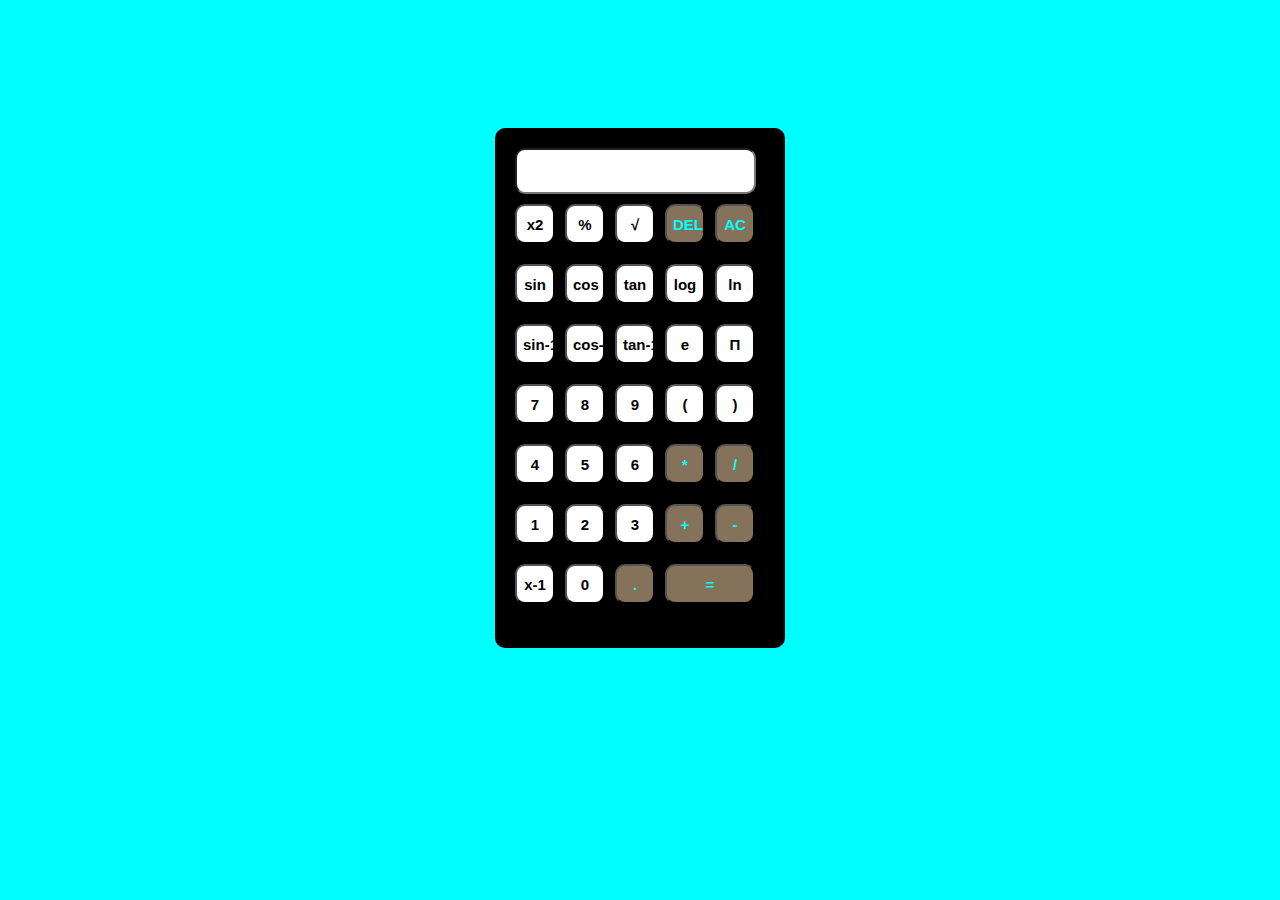
<file: Calculator/index.html>
<!DOCTYPE html>
<html lang="en">

<head>
    <meta charset="UTF-8">
    <meta name="viewport" content="width=device-width, initial-scale=1.0">
    <title>Simple Calculator</title>
    <link rel="stylesheet" href="style.css">
</head>

<body>
    <div class="container">
        <form>
            <div>
                <input type="text" name="display">
            </div>
            <div class="buttons ">
                <input type="button" value="x2" onclick="display.value = (display.value)*(display.value) ">
                <input type="button" value="%" onclick="display.value =display.value/100 ">
                <input type="button" value="√" onclick="display.value =sqrt(display.value)">
                <input type="button" value="DEL" onclick="display.value=display.value.toString().slice(0,-1)" class="operator">
                <input type="button" value="AC" onclick="display.value='' " class="operator">
            </div>
            <div class="buttons">
                <input type="button" value="sin" onclick="display.value = sin(display.value)">
                <input type="button" value="cos" onclick="display.value = cos(display.value)">
                <input type="button" value="tan" onclick="display.value = tan(display.value)">
                <input type="button" value="log" onclick="display.value = log(display.value)">
                <input type="button" value="ln" onclick="display.value = ln(display.value)">
            </div>
            <div class="buttons">
                <input type="button" value="sin-1" onclick="display.value = sin1(display.value)">
                <input type="button" value="cos-1" onclick="display.value = cos1(display.value)">
                <input type="button" value="tan-1" onclick="display.value = tan1(display.value)">
                <input type="button" value="e" onclick="display.value = '2.71828'">
                <input type="button" value="Π" onclick="display.value = '3.14159265359'">
            </div>
            <div class="buttons">
                <input type="button" value="7" onclick="display.value+='7' ">
                <input type="button" value="8" onclick="display.value+='8' ">
                <input type="button" value="9" onclick="display.value+='9' ">
                <input type="button" value="(" onclick="display.value+='(' ">
                <input type="button" value=")" onclick="display.value+=')' ">
            </div>
            <div class="buttons ">
                <input type="button" value="4" onclick="display.value+='4' ">
                <input type="button" value="5" onclick="display.value+='5' ">
                <input type="button" value="6" onclick="display.value+='6' ">
                <input type="button" value="*" onclick="display.value+='*' " class="operator">
                <input type="button" value="/" onclick="display.value+='/' " class="operator">
            </div>
            <div class="buttons ">
                <input type="button" value="1" onclick="display.value+='1' ">
                <input type="button" value="2" onclick="display.value+='2' ">
                <input type="button" value="3" onclick="display.value+='3' ">
                <input type="button" value="+" onclick="display.value+='+' " class="operator">
                <input type="button" value="-" onclick="display.value+='-' " class="operator">
            </div>
            <div class="buttons ">
                <input type="button" value="x-1" onclick="display.value = 1/display.value ">
                <input type="button" value="0" onclick="display.value+='0' ">
                <input type="button" value="." onclick="display.value+='.' " class="operator">
                <input type="button" value="=" class="equal operator" onclick="display.value=eval(display.value)">
            </div>
        </form>
    </div>
</body>
<script>
    function sqrt(x) {
        return Math.sqrt(x)
    }

    function sin(x) {
        return Math.sin(x)
    }

    function cos(x) {
        return Math.cos(x)
    }

    function tan(x) {
        return Math.tan(x)
    }

    function log(x) {
        return Math.log10(x)
    }

    function ln(x) {
        return Math.log(x)
    }

    function sin1(x) {
        return Math.asin(x)
    }

    function cos1(x) {
        return Math.acos(x)
    }

    function tan1(x) {
        return Math.atan(x)
    }
</script>

</html>
</file>
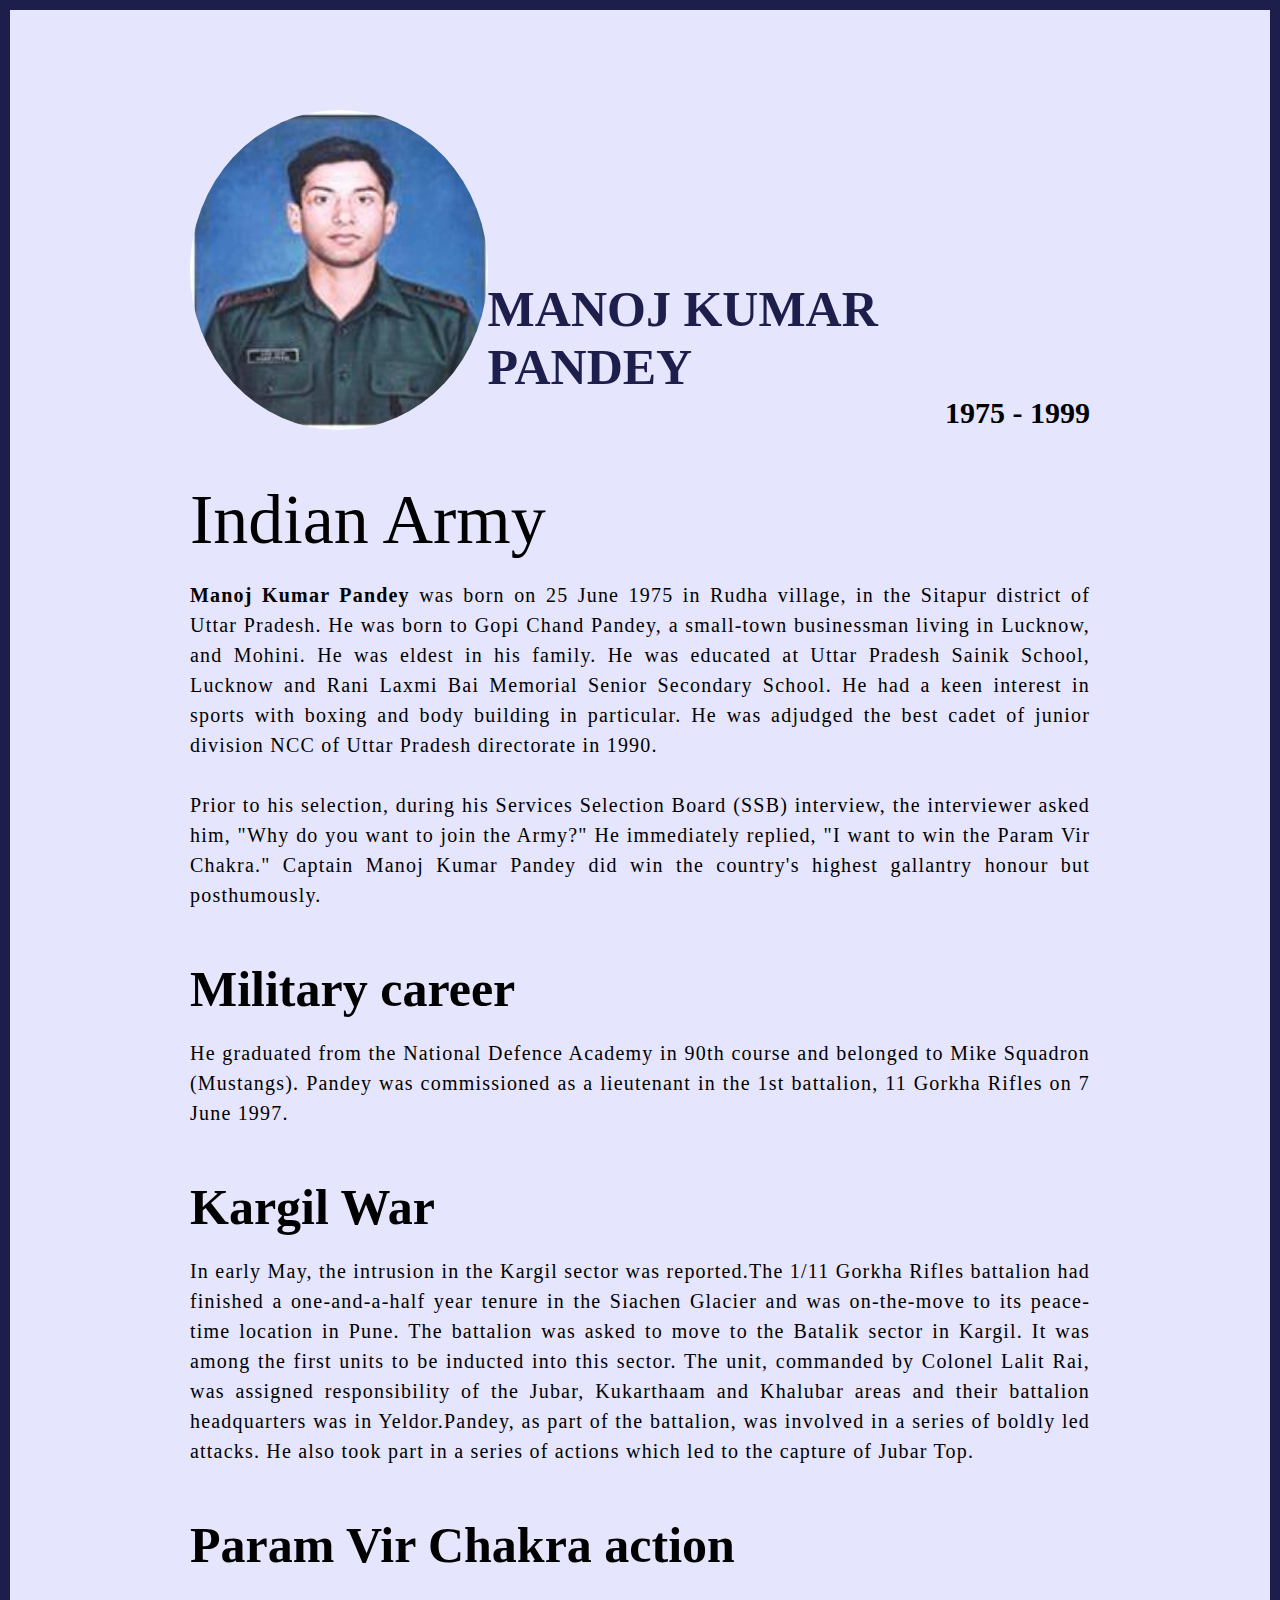
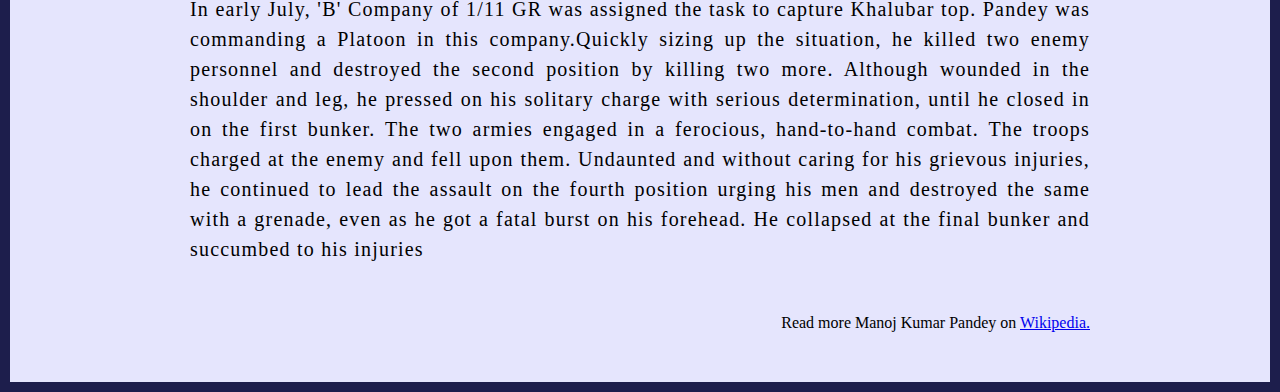
<file: Tribute/index.html>
<!DOCTYPE html>
<html lang="en">

<head>
    <meta charset="UTF-8" />

    <meta http-equiv="X-UA-Compatible" content="IE=edge" />

    <meta name="viewport" content="width=device-width, initial-scale=1.0" />
    <title>The Tribute Website | Manoj Kumar Pandey</title>
    <link rel="stylesheet" href="style.css" />
</head>

<body>
    <div class="container">
        <div class="content">
            <section class="top_section">
                <div class="image_container">
                    <img src="Manoj_Kumar_Pandey_PVC.jpg" alt="tribute" />
                </div>
                <div>
                    <h1>Manoj Kumar Pandey</h1>
                    <h4>1975 - 1999</h4>
                </div>
            </section>
            <section class="about_section">
                <h2>Indian Army</h2>
                <p>
                    <b>Manoj Kumar Pandey</b> was born on 25 June 1975 in Rudha village, in the Sitapur district of Uttar Pradesh. He was born to Gopi Chand Pandey, a small-town businessman living in Lucknow, and Mohini. He was eldest in his family. He
                    was educated at Uttar Pradesh Sainik School, Lucknow and Rani Laxmi Bai Memorial Senior Secondary School. He had a keen interest in sports with boxing and body building in particular. He was adjudged the best cadet of junior division
                    NCC of Uttar Pradesh directorate in 1990.<br><br> Prior to his selection, during his Services Selection Board (SSB) interview, the interviewer asked him, "Why do you want to join the Army?" He immediately replied, "I want to win the
                    Param Vir Chakra." Captain Manoj Kumar Pandey did win the country's highest gallantry honour but posthumously.
                </p>
            </section>
            <section class="biography_section">
                <h3>Military career</h3>
                <p>He graduated from the National Defence Academy in 90th course and belonged to Mike Squadron (Mustangs). Pandey was commissioned as a lieutenant in the 1st battalion, 11 Gorkha Rifles on 7 June 1997.</p>
            </section>
            <section class="biography_section">
                <h3>Kargil War</h3>
                <p>In early May, the intrusion in the Kargil sector was reported.The 1/11 Gorkha Rifles battalion had finished a one-and-a-half year tenure in the Siachen Glacier and was on-the-move to its peace-time location in Pune. The battalion was asked
                    to move to the Batalik sector in Kargil. It was among the first units to be inducted into this sector. The unit, commanded by Colonel Lalit Rai, was assigned responsibility of the Jubar, Kukarthaam and Khalubar areas and their battalion
                    headquarters was in Yeldor.Pandey, as part of the battalion, was involved in a series of boldly led attacks. He also took part in a series of actions which led to the capture of Jubar Top.</p>
            </section>
            <section class="biography_section">
                <h3>Param Vir Chakra action</h3>
                <p>In early July, 'B' Company of 1/11 GR was assigned the task to capture Khalubar top. Pandey was commanding a Platoon in this company.Quickly sizing up the situation, he killed two enemy personnel and destroyed the second position by killing
                    two more. Although wounded in the shoulder and leg, he pressed on his solitary charge with serious determination, until he closed in on the first bunker. The two armies engaged in a ferocious, hand-to-hand combat. The troops charged
                    at the enemy and fell upon them. Undaunted and without caring for his grievous injuries, he continued to lead the assault on the fourth position urging his men and destroyed the same with a grenade, even as he got a fatal burst on
                    his forehead. He collapsed at the final bunker and succumbed to his injuries</p>
            </section>
            <footer>
                <p>
                    Read more Manoj Kumar Pandey on
                    <a href="https://en.wikipedia.org/wiki/Manoj_Kumar_Pandey" target="_blank">Wikipedia.</a
            >
          </p>
        </footer>
      </div>
    </div>
  </body>
</html>
</file>
<file: Calculator/style.css>
body {
    background-color: cyan;
    background-repeat: no-repeat;
    background-size: cover;
    display: flex;
    justify-content: center;
    align-items: center;
}

.container {
    margin-top: 120px;
    padding: 20px;
    width: 250px;
    height: 480px;
    background-color: black;
    justify-content: center;
    align-items: center;
    border-radius: 10px;
}

.container form input {
    width: 233px;
    height: 40px;
    border-radius: 10px;
    margin-bottom: 10px;
    display: flex;
    justify-content: flex-end;
    text-align: right;
    font-size: 30px;
}

.container form .buttons {
    display: flex;
}

.container form .buttons input {
    width: 40px;
    height: 40px;
    border-radius: 10px;
    margin-right: 10px;
    background-color: white;
    color: black;
    font-weight: bold;
    font-size: 15px;
    margin-bottom: 20px;
    cursor: pointer;
    justify-content: center;
    text-align: center;
}

.container form .buttons input.equal {
    width: 90px;
}

.container form .buttons input:hover {
    background-color: aqua;
}

.container form .buttons input.operator {
    color: cyan;
    background-color: #84735A;
}
</file>
<file: Tribute/style.css>
* {
    margin: 0;
    padding: 0;
    box-sizing: border-box;
}

.container {
    background-color: #e5e5fd;
    min-height: 100vh;
    border: 10px solid #1d1e4c;
}

.content {
    max-width: 900px;
    margin: 0 auto;
}

.top_section {
    margin-top: 100px;
    display: flex;
    justify-content: space-between;
    align-items: flex-end;
}

.top_section h1 {
    font-size: 50px;
    font-weight: bold;
    color: #1d1e4c;
    text-transform: uppercase;
}

.top_section h4 {
    font-size: 30px;
    text-align: end;
}

.image_container {
    border-radius: 50%;
    overflow: hidden;
}

.image_container,
img {
    width: 300px;
    height: 320px;
}

.about_section {
    margin-top: 50px;
}

.about_section h2 {
    font-size: 70px;
    font-weight: 400;
    margin-bottom: 20px;
}

.about_section p {
    font-size: 20px;
    line-height: 30px;
    letter-spacing: 1.2px;
    text-align: justify;
}

.biography_section {
    margin: 50px 0;
}

.biography_section h3 {
    margin-bottom: 20px;
    font-size: 50px;
}

.biography_section p {
    margin-bottom: 15px;
    font-size: 20px;
    line-height: 30px;
    letter-spacing: 1.2px;
    text-align: justify;
}

footer {
    margin: 50px 0;
}

footer p {
    text-align: end;
}
</file>
